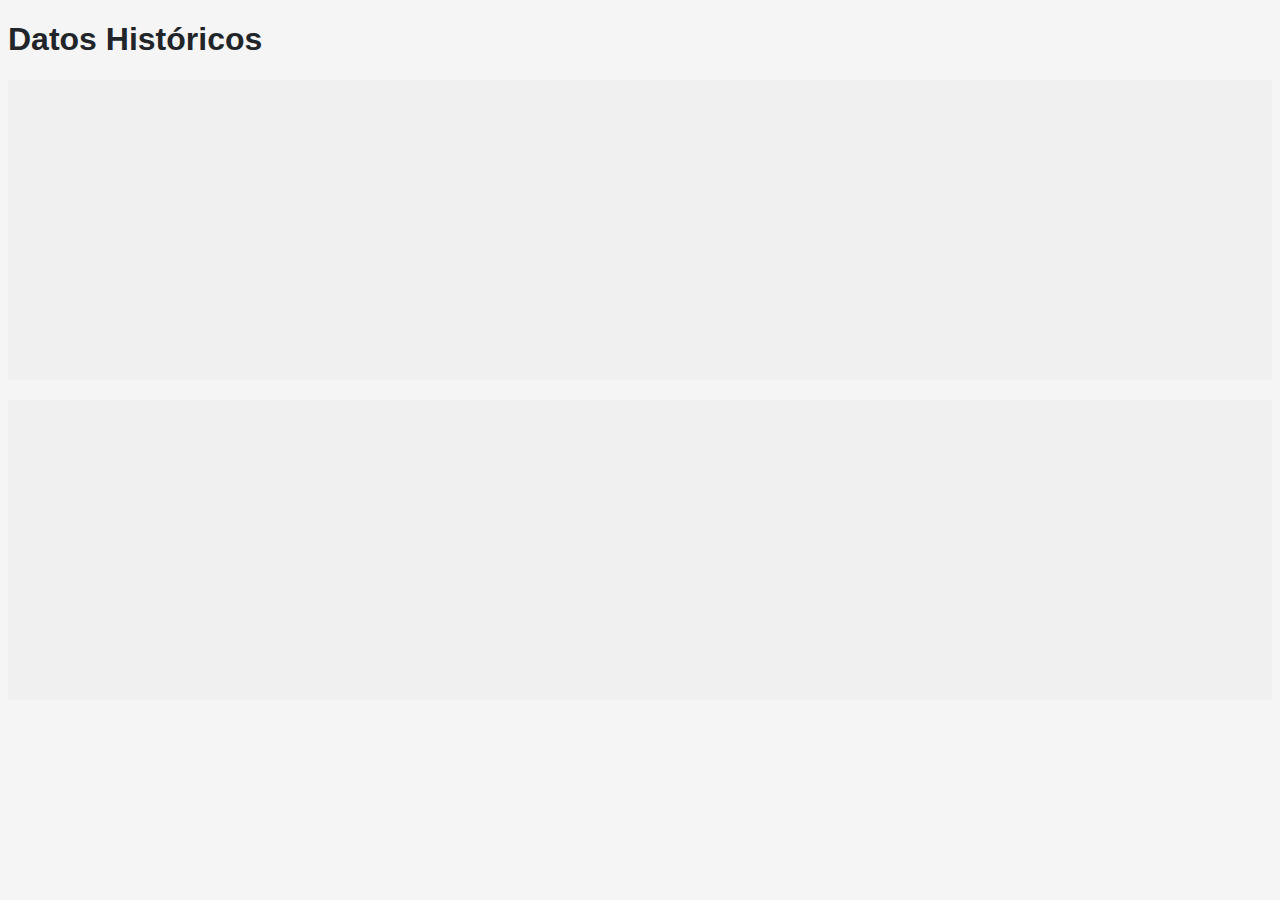
<file: probabilidad cota/templates/datos_historicos.html>
<!DOCTYPE html>
<html lang="es">
<head>
    <meta charset="UTF-8">
    <meta name="viewport" content="width=device-width, initial-scale=1.0">
    <title>Datos Históricos</title>
    <link rel="stylesheet" href="../static/css/styles.css">
</head>
<body>
    <h1>Datos Históricos</h1>
    <div id="map"></div>
    <div id="charts"></div>
</body>
</html>
</file>
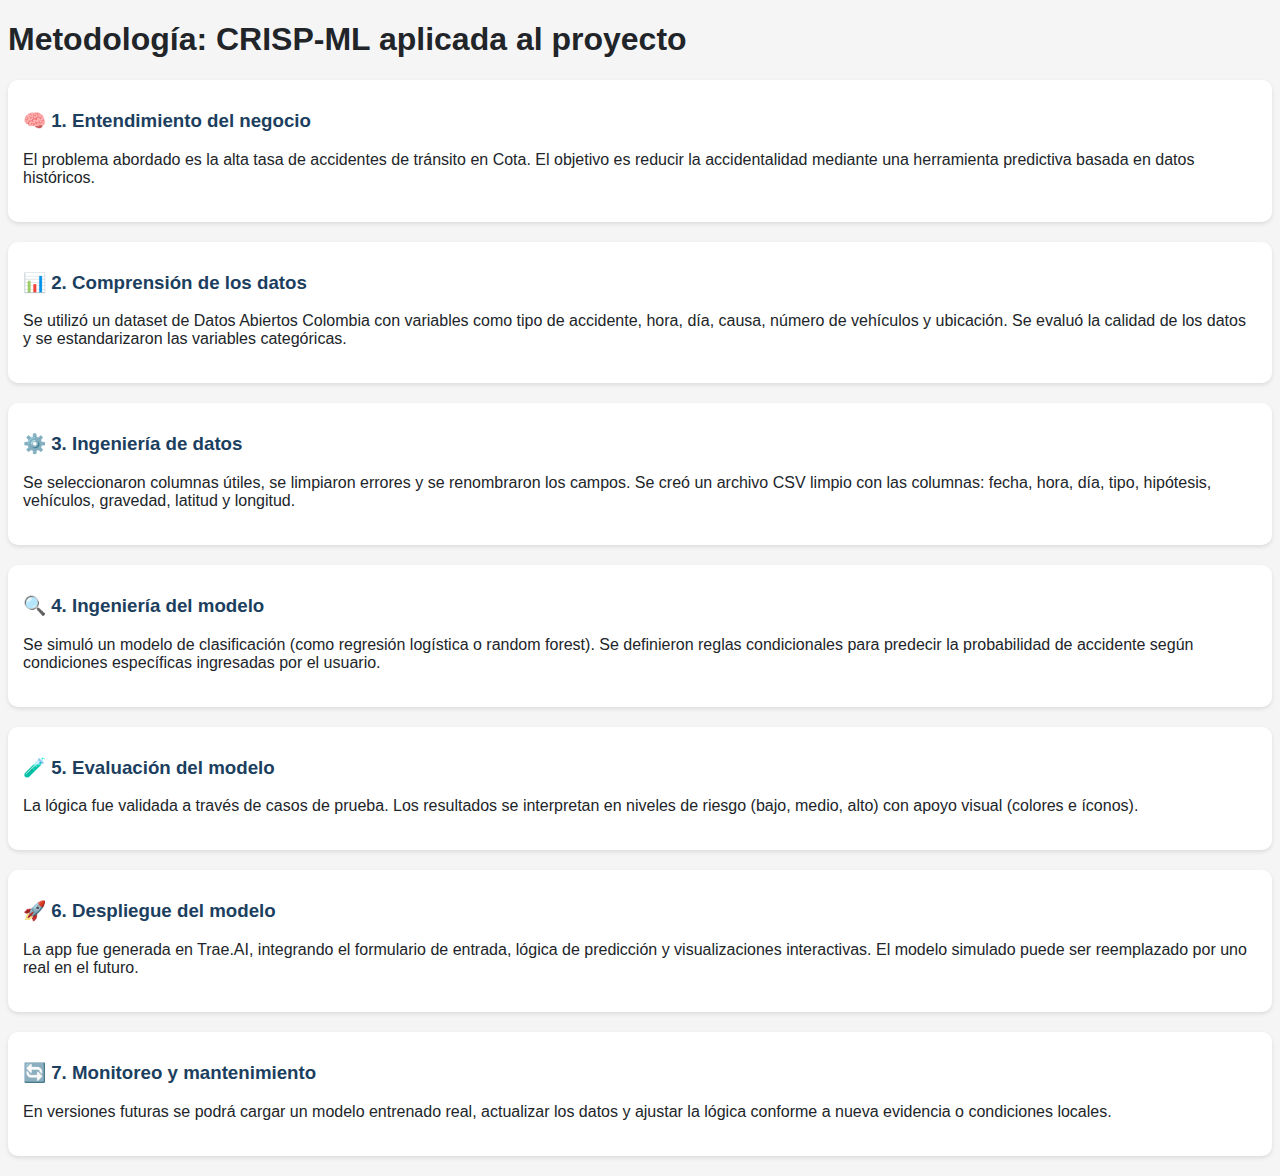
<file: probabilidad cota/templates/metodologia.html>
<!DOCTYPE html>
<html lang="es">
<head>
    <meta charset="UTF-8">
    <meta name="viewport" content="width=device-width, initial-scale=1.0">
    <title>Metodología</title>
    <link rel="stylesheet" href="../static/css/styles.css">
</head>
<body>
    <h1>Metodología: CRISP-ML aplicada al proyecto</h1>
    <div class="card">
        <h3>🧠 1. Entendimiento del negocio</h3>
        <p>El problema abordado es la alta tasa de accidentes de tránsito en Cota. El objetivo es reducir la accidentalidad mediante una herramienta predictiva basada en datos históricos.</p>
    </div>
    <div class="card">
        <h3>📊 2. Comprensión de los datos</h3>
        <p>Se utilizó un dataset de Datos Abiertos Colombia con variables como tipo de accidente, hora, día, causa, número de vehículos y ubicación. Se evaluó la calidad de los datos y se estandarizaron las variables categóricas.</p>
    </div>
    <div class="card">
        <h3>⚙️ 3. Ingeniería de datos</h3>
        <p>Se seleccionaron columnas útiles, se limpiaron errores y se renombraron los campos. Se creó un archivo CSV limpio con las columnas: fecha, hora, día, tipo, hipótesis, vehículos, gravedad, latitud y longitud.</p>
    </div>
    <div class="card">
        <h3>🔍 4. Ingeniería del modelo</h3>
        <p>Se simuló un modelo de clasificación (como regresión logística o random forest). Se definieron reglas condicionales para predecir la probabilidad de accidente según condiciones específicas ingresadas por el usuario.</p>
    </div>
    <div class="card">
        <h3>🧪 5. Evaluación del modelo</h3>
        <p>La lógica fue validada a través de casos de prueba. Los resultados se interpretan en niveles de riesgo (bajo, medio, alto) con apoyo visual (colores e íconos).</p>
    </div>
    <div class="card">
        <h3>🚀 6. Despliegue del modelo</h3>
        <p>La app fue generada en Trae.AI, integrando el formulario de entrada, lógica de predicción y visualizaciones interactivas. El modelo simulado puede ser reemplazado por uno real en el futuro.</p>
    </div>
    <div class="card">
        <h3>🔄 7. Monitoreo y mantenimiento</h3>
        <p>En versiones futuras se podrá cargar un modelo entrenado real, actualizar los datos y ajustar la lógica conforme a nueva evidencia o condiciones locales.</p>
    </div>
</body>
</html>
</file>
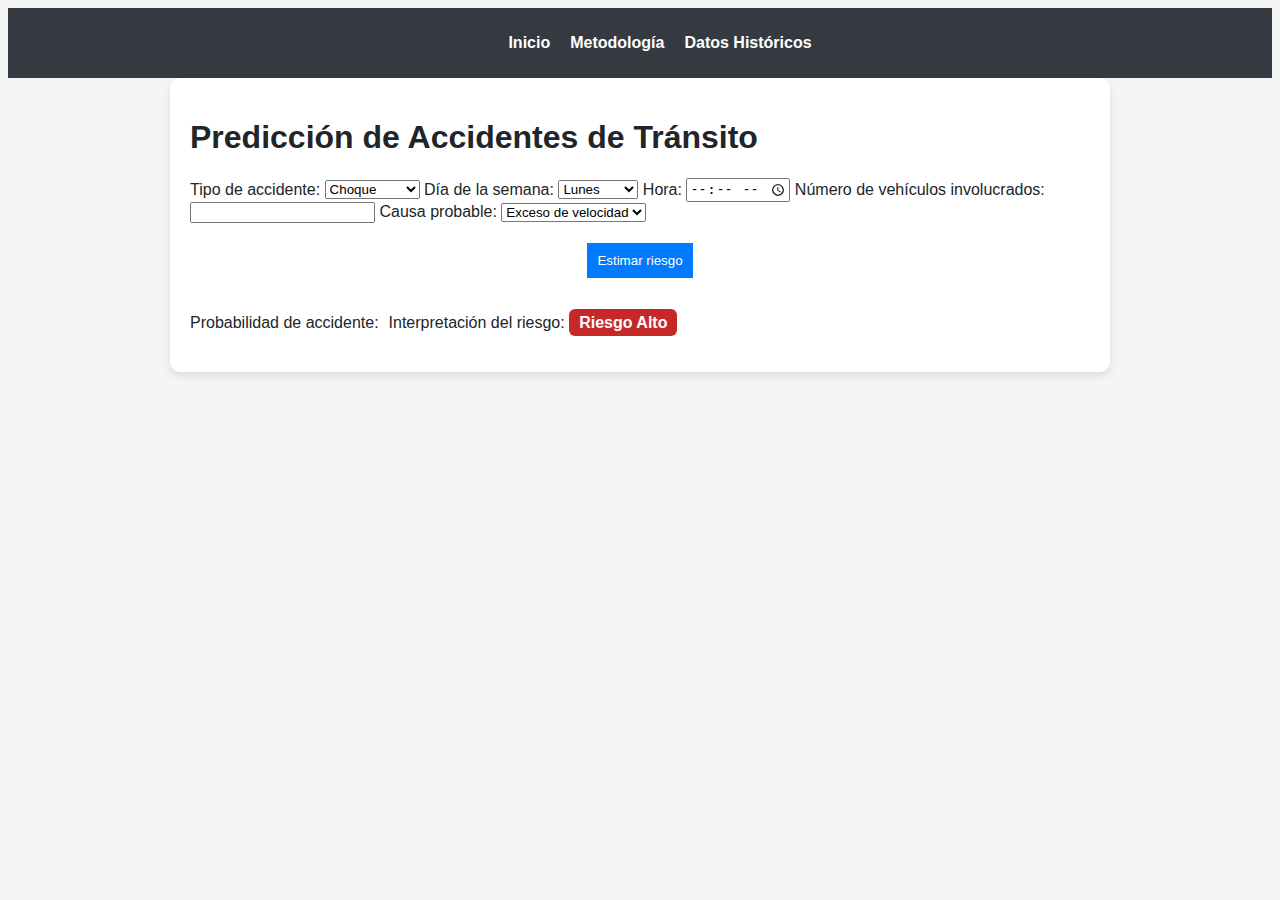
<file: probabilidad cota/templates/prediccion.html>
<!DOCTYPE html>
<html lang="es">
<head>
    <meta charset="UTF-8">
    <meta name="viewport" content="width=device-width, initial-scale=1.0">
    <title>Predicción de Accidentes</title>
    <link rel="stylesheet" href="../static/css/styles.css">
</head>
<body>
    <nav>
        <ul>
            <li><a href="/">Inicio</a></li>
            <li><a href="/metodologia">Metodología</a></li>
            <li><a href="/datos-historicos">Datos Históricos</a></li>
        </ul>
    </nav>
    <div id="app">
        <h1>Predicción de Accidentes de Tránsito</h1>
        <form id="prediction-form">
            <label for="tipo">Tipo de accidente:</label>
            <select id="tipo" name="tipo">
                <option value="Choque">Choque</option>
                <option value="Atropello">Atropello</option>
                <option value="Volcamiento">Volcamiento</option>
                <option value="Caída">Caída</option>
                <option value="Otro">Otro</option>
            </select>

            <label for="dia">Día de la semana:</label>
            <select id="dia" name="dia">
                <option value="Lunes">Lunes</option>
                <option value="Martes">Martes</option>
                <option value="Miércoles">Miércoles</option>
                <option value="Jueves">Jueves</option>
                <option value="Viernes">Viernes</option>
                <option value="Sábado">Sábado</option>
                <option value="Domingo">Domingo</option>
            </select>

            <label for="hora">Hora:</label>
            <input type="time" id="hora" name="hora">

            <label for="vehiculos">Número de vehículos involucrados:</label>
            <input type="number" id="vehiculos" name="vehiculos" min="1">

            <label for="hipotesis">Causa probable:</label>
            <select id="hipotesis" name="hipotesis">
                <option value="Exceso de velocidad">Exceso de velocidad</option>
                <option value="Imprudencia">Imprudencia</option>
                <option value="Distracción">Distracción</option>
                <option value="Mal estado de la vía">Mal estado de la vía</option>
                <option value="Otro">Otro</option>
            </select>

            <button type="submit">Estimar riesgo</button>
        </form>

        <div id="prediction-result">
            <p>Probabilidad de accidente: <span id="probabilidad"></span></p>
            <p>Interpretación del riesgo: <span id="interpretacion" class="riesgo-alto">Riesgo Alto</span></p>
        </div>
    </div>

    <script src="../static/js/app.js"></script>
</body>
</html>
</file>
<file: probabilidad cota/static/css/styles.css>
body {
    font-family: 'Segoe UI', 'Roboto', sans-serif;
    background-color: #f5f5f5;
    color: #212529;
}

nav {
    background-color: #343a40;
    padding: 10px;
}

nav ul {
    list-style-type: none;
    display: flex;
    justify-content: center;
    gap: 20px;
}

nav ul li a {
    color: #ffffff;
    text-decoration: none;
    font-weight: bold;
}

nav ul li a.active {
    color: #17a2b8;
}

#app {
    max-width: 900px;
    margin: 0 auto;
    padding: 20px;
    box-shadow: 0 4px 8px rgba(0, 0, 0, 0.1);
    background-color: #ffffff;
    border-radius: 10px;
}

#metodologia {
    margin-top: 40px;
    padding: 20px;
    background-color: #f5f5f5;
}

.card {
    background-color: #ffffff;
    border-radius: 10px;
    box-shadow: 0 2px 4px rgba(0, 0, 0, 0.1);
    margin-bottom: 20px;
    padding: 15px;
}

h2 {
    color: #1c3f60;
    font-size: 28px;
    text-align: center;
}

h3 {
    color: #1c3f60;
    font-weight: bold;
    margin-top: 15px;
}

p {
    margin-bottom: 20px;
}

@media (max-width: 768px) {
    #metodologia {
        padding: 10px;
    }

    .card {
        padding: 10px;
    }

    h2 {
        font-size: 24px;
    }

    h3 {
        font-size: 18px;
    }
}

button {
    background-color: #007bff;
    color: white;
    padding: 10px;
    border: none;
    cursor: pointer;
    display: block;
    margin: 20px auto;
}

button:hover {
    background-color: #0056b3;
}

.riesgo-bajo {
    background: #2e7d32;
    color: white;
    font-weight: bold;
    border-radius: 6px;
    padding: 5px 10px;
}

.riesgo-medio {
    background: #1565c0;
    color: white;
    font-weight: bold;
    border-radius: 6px;
    padding: 5px 10px;
}

.riesgo-alto {
    background: #c62828;
    color: white;
    font-weight: bold;
    border-radius: 6px;
    padding: 5px 10px;
}

#prediction-result {
    display: flex;
    align-items: center;
}

#prediction-result p {
    margin-right: 10px;
}
    margin-top: 20px;
}

#historical-data {
    margin-top: 40px;
}

#map, #charts {
    height: 300px;
    margin-top: 20px;
    background-color: #f0f0f0;
}
</file>
